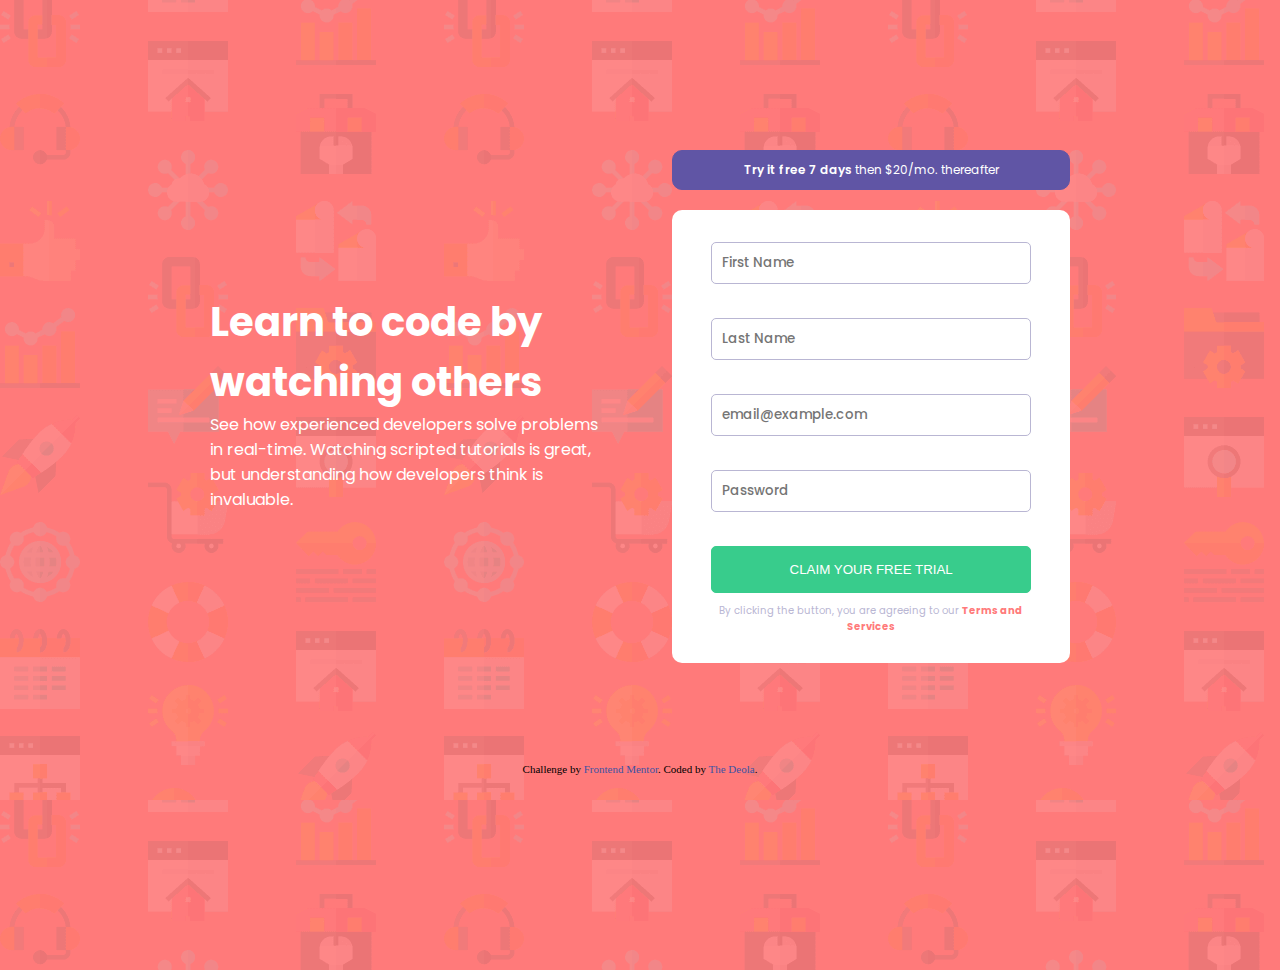
<file: index.html>
<!DOCTYPE html>
<html lang="en">
<head>
  <meta charset="UTF-8">
  <meta name="viewport" content="width=device-width, initial-scale=1.0"> <!-- displays site properly based on user's device -->

  <link rel="icon" type="image/png" sizes="32x32" href="./images/favicon-32x32.png">
  <link rel="stylesheet" href="./style.css">
  <title>Frontend Mentor | Intro component with sign up form</title>
  <link rel="stylesheet" href="https://cdnjs.cloudflare.com/ajax/libs/font-awesome/4.7.0/css/font-awesome.min.css">
</head>

<body>
  <div class="container">
    <main class="main">
      <h1>Learn to code by watching others</h1>
  
      <p>See how experienced developers solve problems in real-time. Watching scripted tutorials is great, 
        but understanding how developers think is invaluable. 
      </p>
    </main>
  
    <section class="section">
      <h2 class="section-sub">Try it free 7 days <span class="light">then $20/mo. thereafter</span></h2>
      
      <div>
        <form action="#" class="form" id="form">
          <div class="form-control">
            <input type="text" name="fname" id="fname" value="" placeholder="First Name">
            <i class="fa fa-check-circle"></i>
            <i class="fa fa-exclamation-circle"></i>
            <!-- <p class="error-msg hide" style="color:red; font-size: xx-small; margin-top: 0; font-style: italic; text-align: right;">First name cannot be empty</p> -->
            <small>First name cannot be empty</small>
          </div>
          
          <div class="form-control">
            <input type="text" name="lname" id="lname" value="" placeholder="Last Name">
            <i class="fa fa-check-circle"></i>
            <i class="fa fa-exclamation-circle"></i>
            <!-- <p class="error-msg hide" style="color:red; font-size: xx-small; margin-top: 0; font-style: italic; text-align: right;">First name cannot be empty</p> -->
            <small>First name cannot be empty</small>
          </div>
          
          <div class="form-control">
            <input type="text" name="email" id="email" value="" placeholder="email@example.com">
            <i class="fa fa-check-circle"></i>
            <i class="fa fa-exclamation-circle"></i>
            <!-- <p class="error-msg hide" style="color:red; font-size: xx-small; margin-top: 0; font-style: italic; text-align: right;">First name cannot be empty</p> -->
            <small>Looks like this is not an email</small>
          </div>
        
          <div class="form-control">
            <input type="password" name="password" id="password" value="" placeholder="Password">
            <i class="fa fa-check-circle"></i>
            <i class="fa fa-exclamation-circle"></i>
            <!-- <p class="error-msg hide" style="color:red; font-size: xx-small; margin-top: 0; font-style: italic; text-align: right;">First name cannot be empty</p> -->
            <small>Password cannot be empty</small>
          </div>
  
          <button type="submit" name="button" id="submit">Claim your free trial</button>
          <p class="form-para">By clicking the button, you are agreeing to our <span class="form-span"><a href="#">Terms and Services</a></span></p>
        </form>
      </div>
    </section>
  </div>

  <footer>
    <p class="attribution">
      Challenge by <a href="https://www.frontendmentor.io?ref=challenge" target="_blank">Frontend Mentor</a>. 
      Coded by <a href="https://github.com/TheDeola">The Deola</a>.
    </p>
  </footer>

  <script src="./main.js"></script>
</body>
</html>
</file>
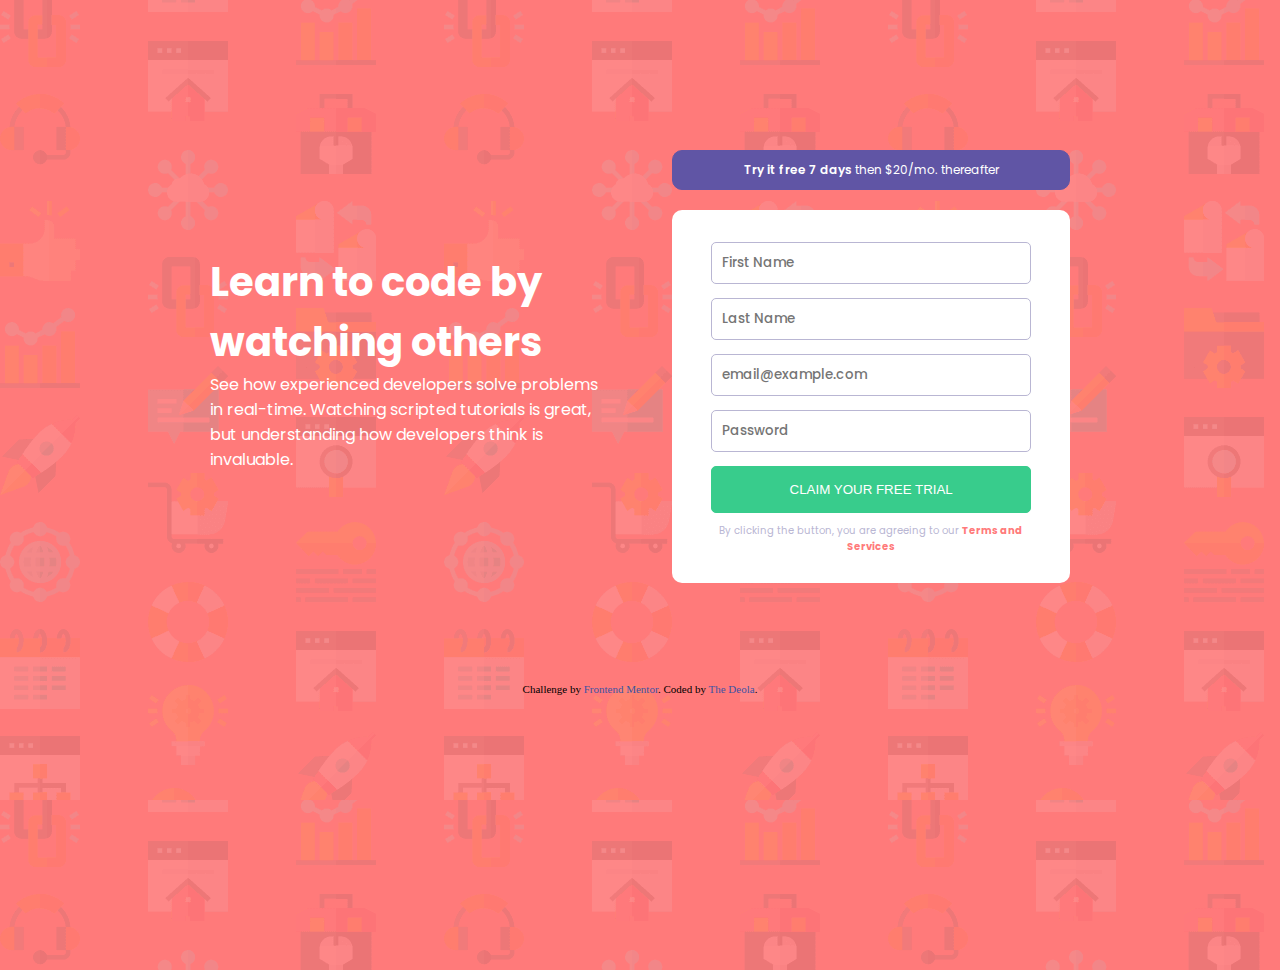
<file: signup/index.html>
<!DOCTYPE html>
<html lang="en">
<head>
  <meta charset="UTF-8">
  <meta name="viewport" content="width=device-width, initial-scale=1.0"> <!-- displays site properly based on user's device -->

  <link rel="icon" type="image/png" sizes="32x32" href="./images/favicon-32x32.png">
  <link rel="stylesheet" href="./style.css">
  <title>Frontend Mentor | Intro component with sign up form</title>
</head>

<body>
  <div class="container">
    <main class="main">
      <h1>Learn to code by watching others</h1>
  
      <p>See how experienced developers solve problems in real-time. Watching scripted tutorials is great, 
        but understanding how developers think is invaluable. 
      </p>
    </main>
  
    <section class="section">
      <h2 class="section-sub">Try it free 7 days <span class="light">then $20/mo. thereafter</span></h2>
      
      <div>
        <form action="#" class="form" id="myForm" onsubmit="return validateForm()" method="post">
          <div>
            <input type="text" name="fname" id="fname" value="" placeholder="First Name">
            <img src="/images/icon-error.svg" alt="error-icon" class="errorIcon">
            <div class="error"></div>
            <!-- <p class="error-msg hide" style="color:red; font-size: xx-small; margin-top: 0; font-style: italic; text-align: right;">First name cannot be empty</p> -->
          </div>
          
          <div>
            <input type="text" name="lname" id="lname" value="" placeholder="Last Name">
            <!-- <p class="error-msg hide" style="color:red; font-size: xx-small; margin-top: 0; font-style: italic; text-align: right;">Last name cannot be empty</p> -->
            <img src="/images/icon-error.svg" alt="error-icon" class="errorIcon">
            <div class="error"></div>
          </div>
          
          <div>
            <input type="text" name="email" id="email" value="" placeholder="email@example.com">
            <!-- <p class="error-msg hide" style="color:red; font-size: xx-small; margin-top: 0; font-style: italic; text-align: right;">Looks like this is not an email</p> -->
            <img src="/images/icon-error.svg" alt="error-icon" class="errorIcon">
            <div class="error"></div>
          </div>
        
          <div>
            <input type="password" name="password" id="password" value="" placeholder="Password">
            <!-- <p class="error-msg hide" style="color:red; font-size: xx-small; margin-top: 0; font-style: italic; text-align: right;">Password cannot be empty</p> -->
            <img src="/images/icon-error.svg" alt="error-icon" class="errorIcon">
            <div class="error"></div>
          </div>
  
          <button type="submit" name="button" id="submit">Claim your free trial</button>
          <p class="form-para">By clicking the button, you are agreeing to our <span class="form-span"><a href="#">Terms and Services</a></span></p>
        </form>
      </div>
    </section>
  </div>

  <footer>
    <p class="attribution">
      Challenge by <a href="https://www.frontendmentor.io?ref=challenge" target="_blank">Frontend Mentor</a>. 
      Coded by <a href="https://github.com/TheDeola">The Deola</a>.
    </p>
  </footer>

  <script src="./main.js"></script>
</body>
</html>
</file>
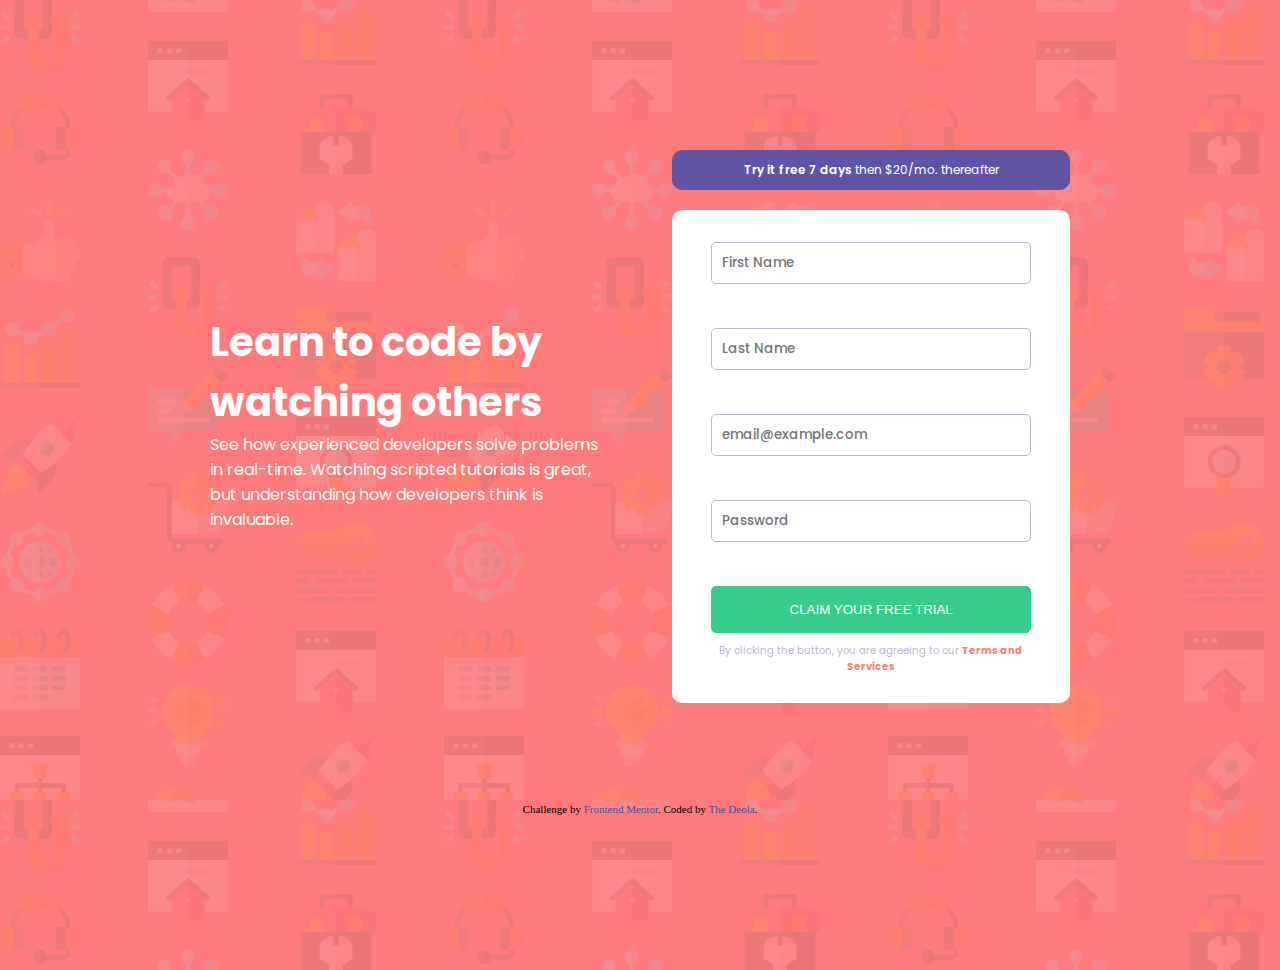
<file: signup/app.html>
<!DOCTYPE html>
<html lang="en">
<head>
  <meta charset="UTF-8">
  <meta name="viewport" content="width=device-width, initial-scale=1.0"> <!-- displays site properly based on user's device -->

  <link rel="icon" type="image/png" sizes="32x32" href="./images/favicon-32x32.png">
  
  <link rel="stylesheet" href="https://cdnjs.cloudflare.com/ajax/libs/font-awesome/4.7.0/css/font-awesome.min.css">

  <link rel="stylesheet" href="./style.css">
  <title>Frontend Mentor | Intro component with sign up form</title>
</head>

<body>
  <div class="container">
    <main class="main">
      <h1>Learn to code by watching others</h1>
  
      <p>See how experienced developers solve problems in real-time. Watching scripted tutorials is great, 
        but understanding how developers think is invaluable. 
      </p>
    </main>
  
    <section class="section">
      <h2 class="section-sub">Try it free 7 days <span class="light">then $20/mo. thereafter</span></h2>
      
      <div>
        <form action="#" class="form" id='form'>
          <div class = 'form-control'>
            <input type="text" name="fname" id="fname" placeholder="First Name">
            <i class="fa fa-check-circle"></i>
            <i class="fa fa-exclamation-circle"></i>
            <!-- <p class="error-msg hide" style="color:red; font-size: xx-small; margin-top: 0; font-style: italic; text-align: right;">First name cannot be empty</p> -->
            <small>First name cannot be empty</small>
          </div>
          
          <div class = 'form-control'>
            <input type="text" name="lname" id="lname"  placeholder="Last Name">
            <i class="fa fa-check-circle"></i>
            <i class="fa fa-exclamation-circle"></i>
            <!-- <p class="error-msg hide" style="color:red; font-size: xx-small; margin-top: 0; font-style: italic; text-align: right;">Last name cannot be empty</p> -->
            <small>Last name cannot be empty</small>
            <!-- <img src="/images/icon-error.svg" alt="error-icon" class="errorIcon"> -->
            <div class="error"></div>
          </div>
          
          <div class = 'form-control'>
            <input type="text" name="email" id="email" placeholder="email@example.com">
            <!-- <p class="error-msg hide" style="color:red; font-size: xx-small; margin-top: 0; font-style: italic; text-align: right;">Looks like this is not an email</p> -->
            <i class="fa fa-check-circle"></i>
            <i class="fa fa-exclamation-circle"></i>
            <small>Looks like this is not an email</small>
            <!-- <img src="/images/icon-error.svg" alt="error-icon" class="errorIcon"> -->
            <div class="error"></div>
          </div>
        
          <div class = 'form-control'>
            <input type="password" name="password" id="password" placeholder="Password">
            <i class="fa fa-check-circle"></i>
            <i class="fa fa-exclamation-circle"></i>
            <!-- <p class="error-msg hide" style="color:red; font-size: xx-small; margin-top: 0; font-style: italic; text-align: right;">Password cannot be empty</p> -->
            <small>Password cannot be empty</small>
            <!-- <img src="/images/icon-error.svg" alt="error-icon" class="errorIcon"> -->
            <div class="error"></div>
          </div>
  
          <button type="submit" name="button" id="submit">Claim your free trial</button>
          <p class="form-para">By clicking the button, you are agreeing to our <span class="form-span"><a href="#">Terms and Services</a></span></p>
        </form>
      </div>
    </section>
  </div>

  <footer>
    <p class="attribution">
      Challenge by <a href="https://www.frontendmentor.io?ref=challenge" target="_blank">Frontend Mentor</a>. 
      Coded by <a href="https://github.com/TheDeola">The Deola</a>.
    </p>
  </footer>

  <script src="./app.js"></script>
</body>
</html>
</file>
<file: style.css>
@import url('https://fonts.googleapis.com/css2?family=Poppins:wght@400;500;600;700&display=swap');

* {
    margin: 0;
    padding: 0;
    -webkit-box-sizing: border-box;
    box-sizing: border-box;
}

:root {
    --Red: hsl(0, 100%, 74%);
    --Green: hsl(154, 59%, 51%);
    --Blue: hsl(248, 32%, 49%);
    --DarkBlue: hsl(249, 10%, 26%);
    --GrayishBlue: hsl(246, 25%, 77%);
    --font-family: 'Poppins', sans-serif;
    --Fontsize: 16px;
}

html, body {
    width: 100%;
    height: 100vh;
    margin: auto;
}
body {
    background-color: var(--Red);
    background-image: url(./images/bg-intro-mobile.png);
}
.container {
    max-width: 350px;
    margin: auto;
    padding: 30px 20px;
    color: white;
    font-family: var(--font-family);
    text-align: center;
    font-size: var(--Fontsize);
}
.section-sub {
    border: .5px solid var(--Blue);
    border-radius: 10px;
    background-color: var(--Blue);
    font-size: 12px;
    font-weight: 600;
    padding: 10px 70px;
    margin-top: 50px;
    margin-bottom: 20px;
}
.section-sub .light {
    font-weight: 400;
}
.form {
    background-color: white;
    color: var(--GrayishBlue);
    border-radius: 10px;
    padding: 30px;
}
input {
    padding: 10px;
    margin-top: 7px;
    margin-bottom: 7px;
    width: 250px;
    border-radius: 5px;
    border: .5px solid var(--GrayishBlue);
    font-weight: 500;
    font-family: var(--font-family);
}
#submit {
    background-color: var(--Green);
    color: white;
    width: 250px;
    margin-top: 7px;
    margin-bottom: 7px;
    border-radius: 5px;
    border: .5px solid var(--Green);
    padding: 15px;
    text-transform: uppercase;
}
#submit:hover {
    cursor: pointer;
    background-color: hsl(154, 74%, 76%);
}
.form-para {
    font-size: 10px;
    padding: 3px 10px;
}
.form-span a {
    color: var(--Red);
    font-weight: 700;
    text-decoration: none;
}
.form input:focus {
    border: 1px solid black;
    outline: none;
}
small {
    position: absolute;
    color: var(--Red);
    font-size: 0.65rem;
    font-style: italic;
}
.attribution { 
    font-size: 11px; 
    text-align: center; 
}
.attribution a { 
    color: hsl(228, 45%, 44%); 
    text-decoration: none;
}


/*VALIDATION STYLING CHANGES*/

.form-control{
    margin-bottom: 10px;
    padding-bottom: 10px;
    position: relative;
}

small{
    visibility: hidden;
}
.form-control >i {
    position: absolute;
    top: 22px;
    right:10px;
    visibility: hidden;
}

.form-control small{
    font-size: 12px;
    visibility: hidden;
    position: absolute;
    bottom:0; 
    left: 0;
    margin-left:70px
}
.form-control.error input{
    border-color: red;

}

.form-control.error i.fa-exclamation-circle{ 
    color:rgb(255, 60, 0);
    visibility:visible
}

.form-control.error small{
    visibility: visible;
}

.form-control.success input{
    border-color: green;

}
.form-control.success i.fa-check-circle{
    color:green;
    visibility:visible
}



/* Desktop Responsivenes Starts Here */

@media screen and (min-width:768px) {
    body {
        background-image: url(./images/bg-intro-desktop.png);
    }
    .container {
        display: flex;
        min-width: 900px;
        margin: 70px auto;
        padding-right: 20px;
        padding-left: 20px;
    }
    .main {
        margin: auto;
        width: 40vw;
        padding-right: 70px;
        padding-top: 40px;
        text-align: left;
    }
    .main h1 {
        font-size: 40px;
    }
    .section {
        width: 35vw;
    }
    .form {
        padding: 25px;
    }
    input {
        width: 25vw;
    }
    #submit {
        width: 25vw;
    }
    .form-control small{
        font-size: 12px;
        visibility: hidden;
        position: absolute;
        bottom:0; 
        left: 0;
        margin-left:180px
    }
}
</file>
<file: signup/style.css>
@import url('https://fonts.googleapis.com/css2?family=Poppins:wght@400;500;600;700&display=swap');

* {
    margin: 0;
    padding: 0;
    -webkit-box-sizing: border-box;
    box-sizing: border-box;
}

:root {
    --Red: hsl(0, 100%, 74%);
    --Green: hsl(154, 59%, 51%);
    --Blue: hsl(248, 32%, 49%);
    --DarkBlue: hsl(249, 10%, 26%);
    --GrayishBlue: hsl(246, 25%, 77%);
    --font-family: 'Poppins', sans-serif;
    --Fontsize: 16px;
}

html, body {
    width: 100%;
    height: 100vh;
    margin: auto;
}
body {
    background-color: var(--Red);
    background-image: url(./images/bg-intro-mobile.png);
    
}
.container {
    max-width: 350px;
    margin: auto;
    padding: 30px 20px;
    color: white;
    font-family: var(--font-family);
    text-align: center;
    font-size: var(--Fontsize);
}
.section-sub {
    border: .5px solid var(--Blue);
    border-radius: 10px;
    background-color: var(--Blue);
    font-size: 12px;
    font-weight: 600;
    padding: 10px 70px;
    margin-top: 50px;
    margin-bottom: 20px;
}
.section-sub .light {
    font-weight: 400;
}
.form {
    background-color: white;
    color: var(--GrayishBlue);
    border-radius: 10px;
    padding: 30px;
}
input {
    padding: 10px;
    margin-top: 7px;
    margin-bottom: 7px;
    width: 250px;
    border-radius: 5px;
    border: .5px solid var(--GrayishBlue);
    font-weight: 500;
    font-family: var(--font-family);
}
#submit {
    background-color: var(--Green);
    color: white;
    width: 250px;
    margin-top: 7px;
    margin-bottom: 7px;
    border-radius: 5px;
    border: .5px solid var(--Green);
    padding: 15px;
    text-transform: uppercase;
}
#submit:hover {
    cursor: pointer;
    background-color: hsl(154, 74%, 76%);
}
.form-para {
    font-size: 10px;
    padding: 3px 10px;
}
.form-span a {
    color: var(--Red);
    font-weight: 700;
    text-decoration: none;
}
.form input:focus {
    border: 1px solid black;
    outline: none;
}
.form div img {
    position: absolute;
    width: 15px;
    height: 15px;
    margin: 20px 0px 5px -30px;
    opacity: 0;
}



/* .errorEmail {
    position: absolute;
    margin-top: 6rem;
    margin-left: 20rem;
    color: var(--Red);
    font-size: 0.65rem;
} */
.attribution { 
    font-size: 11px; 
    text-align: center; 
}
.attribution a { 
    color: hsl(228, 45%, 44%); 
    text-decoration: none;
}

/*VALIDATION STYLING CHANGES*/
.form-control{
    margin-bottom: 10px;
    padding-bottom: 20px;
    position: relative;
}

small{
    visibility: hidden;
}
.form-control >i{
    position: absolute;
    top: 22px;
    right:10px;
    visibility: hidden;
}

.form-control small{
    font-size: 12px;
    visibility: hidden;
    position: absolute;
    bottom:0; 
    left: 0;
    margin-left:40px
}
.form-control.error input{
    border-color: red;

}

.form-control.error i.fa-exclamation-circle{ 
    color:rgb(255, 60, 0);
    visibility:visible
}

.form-control.error small{
    visibility: visible;
}

.form-control.success input{
    border-color: green;

}
.form-control.success i.fa-check-circle{
    color:green;
    visibility:visible
}

/* Desktop Responsivenes Starts Here */

@media screen and (min-width:768px) {
    body {
        background-image: url(./images/bg-intro-desktop.png);
    }
    .container {
        display: flex;
        min-width: 900px;
        margin: 70px auto;
        padding-right: 20px;
        padding-left: 20px;
    }
    .main {
        margin: auto;
        width: 40vw;
        padding-right: 70px;
        padding-top: 40px;
        text-align: left;
    }
    .main h1 {
        font-size: 40px;
    }
    .section {
        width: 35vw;
    }
    .form {
        padding: 25px;
    }
    input {
        width: 25vw;
    }
    #submit {
        width: 25vw;
    }
}
</file>
